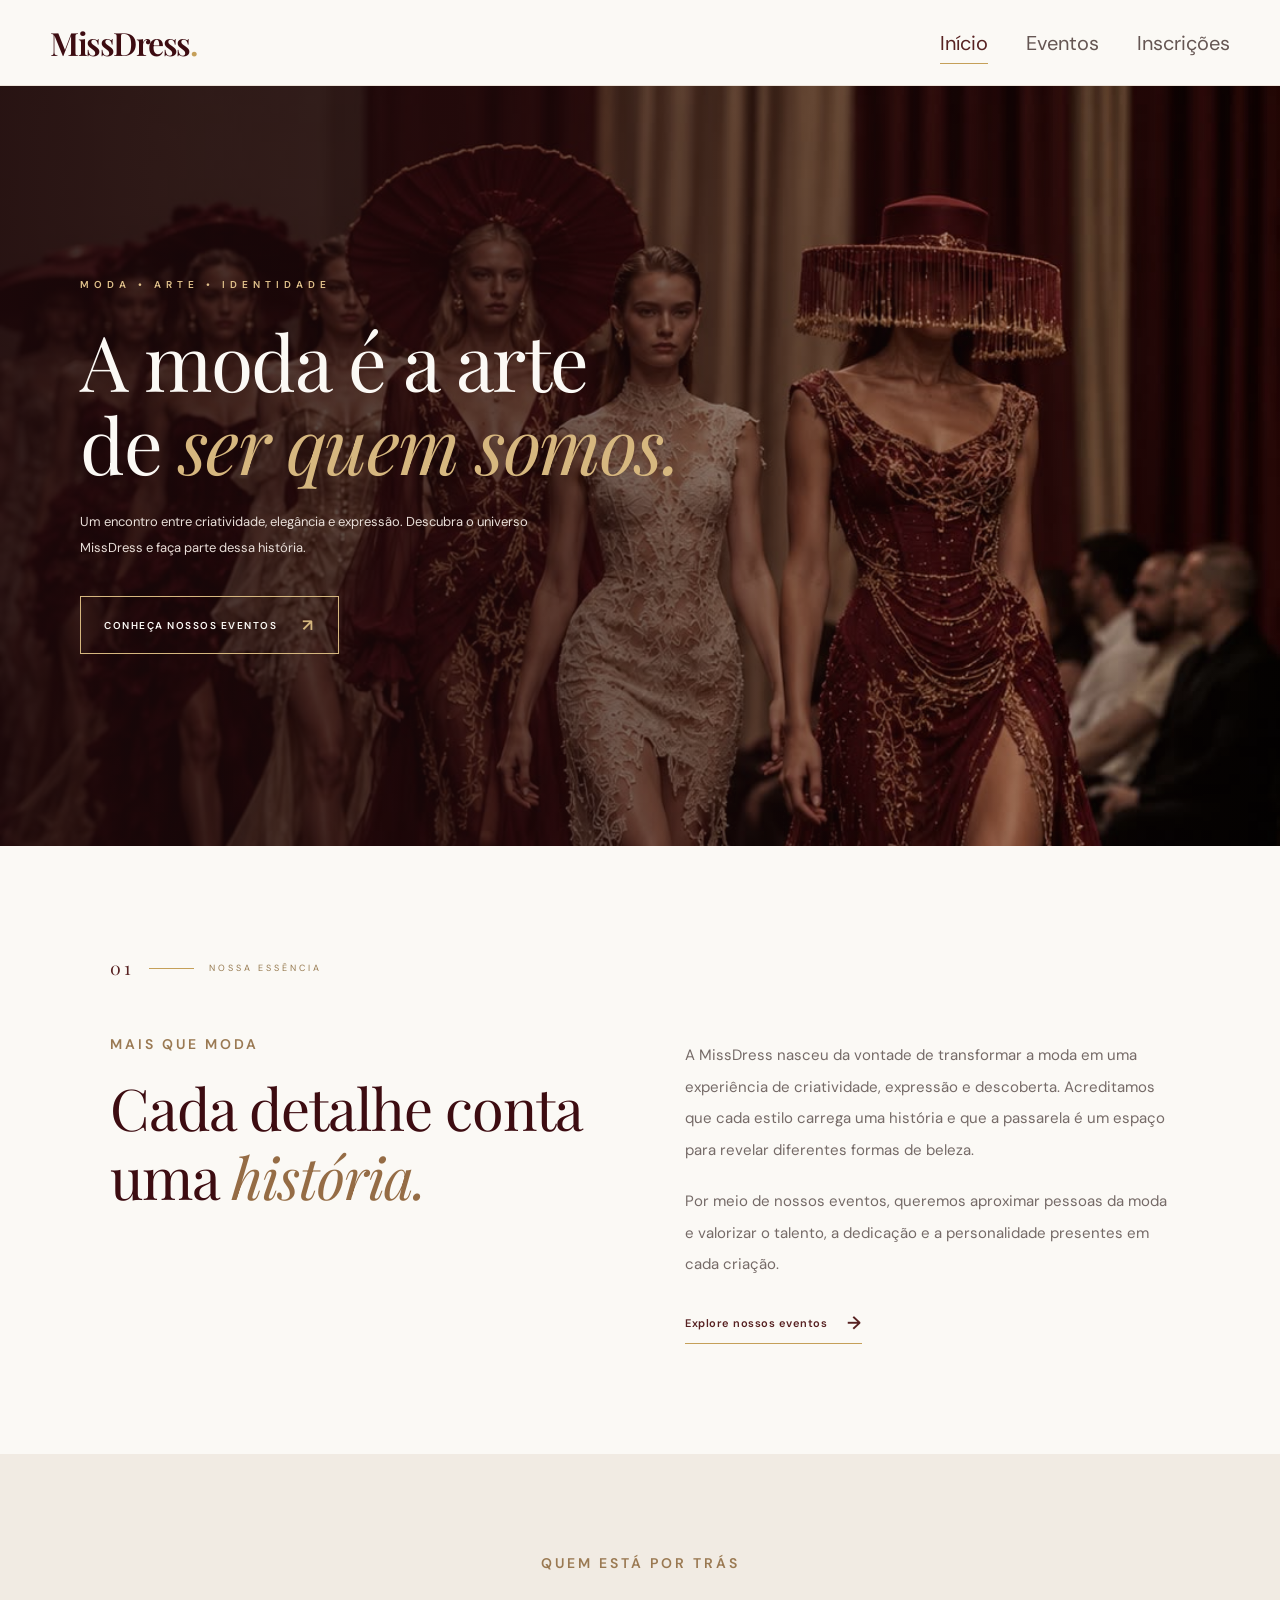
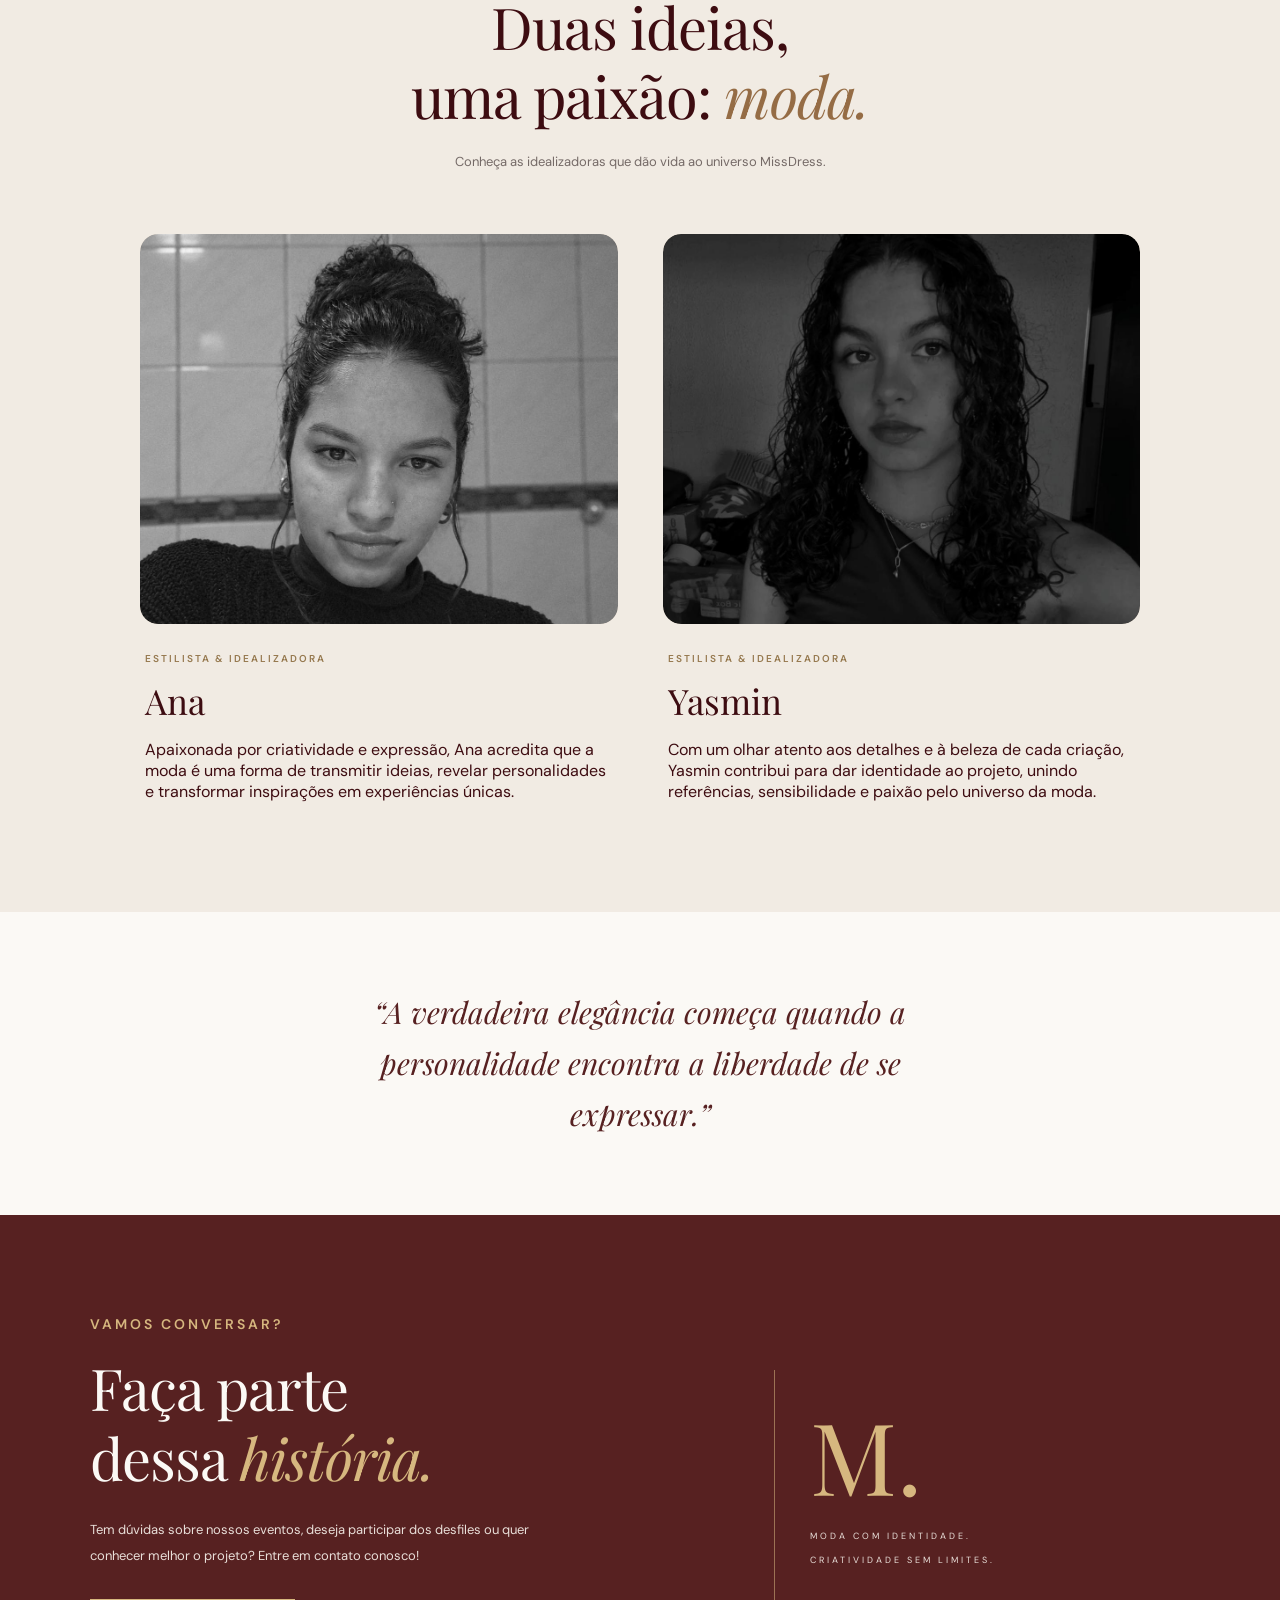
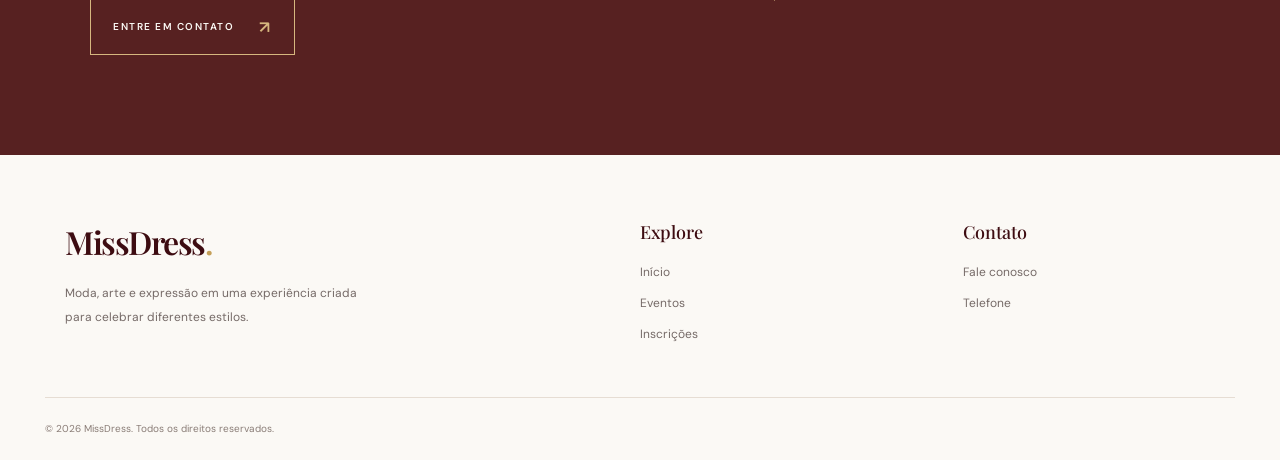
<file: index.html>
<!DOCTYPE html>
<html lang="pt-BR">

<head>
    <meta charset="UTF-8">
    <meta name="viewport" content="width=device-width, initial-scale=1.0">

    <meta name="description"
        content="Conheça a MissDress, um projeto que celebra a moda, a criatividade e a expressão através de desfiles especiais.">

    <title>MissDress </title>

    <link rel="preconnect" href="https://fonts.googleapis.com">
    <link rel="preconnect" href="https://fonts.gstatic.com" crossorigin>

    <link href="https://fonts.googleapis.com/css2?family=DM+Sans:wght@400;500;600;700&family=Playfair+Display:ital,wght@0,400;0,500;0,600;1,400;1,500&display=swap"
        rel="stylesheet">

    <link rel="stylesheet" href="./index.css">
</head>

<body>
    <header class="cabecalho">
        <nav class="navegacao">

            <a href="./index.html" class="logo">MissDress<span>.</span></a>

            <ul class="menu">
                <li><a href="./index.html" class="ativo">Início</a></li>
                <li><a href="./pages/eventos.html">Eventos</a></li>
                <li><a href="./pages/modelos.html">Inscrições</a></li>
            </ul>

        </nav>
    </header>
    <main>
        <section class="banner">

            <img src="./img/desfile.jpeg"
                alt="Modelos desfilando em uma passarela de moda"
                class="banner-imagem">
            <div class="banner-sombra"></div>
            <div class="banner-conteudo">
                <p class="banner-etiqueta">MODA • ARTE • IDENTIDADE</p>
                <h1>
                    A moda é a arte<br>
                    de <em>ser quem somos.</em>
                </h1>

                <p class="banner-texto">
                    Um encontro entre criatividade, elegância e expressão.
                    Descubra o universo MissDress e faça parte dessa história.
                </p>

                <a href="./pages/eventos.html" class="botao-banner">
                    CONHEÇA NOSSOS EVENTOS <span>↗</span>
                </a>

            </div>
        </section>
        <section class="sobre">
            <div class="sobre-detalhe">
                <span>01</span>
                <span class="linha"></span>
                <span>NOSSA ESSÊNCIA</span>
            </div>

            <div class="sobre-conteudo">

                <div class="sobre-titulo">
                    <p class="etiqueta">MAIS QUE MODA</p>

                    <h2>
                        Cada detalhe conta<br>
                        uma <em>história.</em>
                    </h2>
                </div>

                <div class="sobre-texto">
                    <p>
                        A MissDress nasceu da vontade de transformar a moda
                        em uma experiência de criatividade, expressão e
                        descoberta. Acreditamos que cada estilo carrega uma
                        história e que a passarela é um espaço para revelar
                        diferentes formas de beleza.
                    </p>
                    <p>
                        Por meio de nossos eventos, queremos aproximar pessoas
                        da moda e valorizar o talento, a dedicação e a
                        personalidade presentes em cada criação.
                    </p>

                    <a href="./pages/eventos.html" class="link-simples">
                        Explore nossos eventos <span>→</span>
                    </a>
                </div>
            </div>
        </section>

        <section class="estilistas">

            <div class="estilistas-cabecalho">
                <p class="etiqueta">QUEM ESTÁ POR TRÁS</p>

                <h2>
                    Duas ideias,<br>
                    uma paixão: <em>moda.</em>
                </h2>

                <p>
                    Conheça as idealizadoras que dão vida ao universo MissDress.
                </p>
            </div>


            <div class="estilistas-lista">
                <article class="estilista">

                    <div class="estilista-imagem">
                        <img src="./img/ana.jpeg"
                            alt="Retrato de Ana, estilista da MissDress">
                    </div>

                    <div class="estilista-info">
                        <p class="estilista-cargo">ESTILISTA & IDEALIZADORA</p>

                        <h3>Ana</h3>

                        <p>
                            Apaixonada por criatividade e expressão, Ana
                            acredita que a moda é uma forma de transmitir
                            ideias, revelar personalidades e transformar
                            inspirações em experiências únicas.
                        </p>
                    </div>

                </article>
                <article class="estilista">

                    <div class="estilista-imagem">
                        <img src="./img/yasmin.jpeg"
                            alt="Retrato de Yasmin, estilista da MissDress">
                    </div>

                    <div class="estilista-info">
                        <p class="estilista-cargo">ESTILISTA & IDEALIZADORA</p>
                        <h3>Yasmin</h3>
                        <p>
                            Com um olhar atento aos detalhes e à beleza
                            de cada criação, Yasmin contribui para dar
                            identidade ao projeto, unindo referências,
                            sensibilidade e paixão pelo universo da moda.
                        </p>
                    </div>
                </article>
            </div>
        </section>
           <p class="estilistas-frase">
                “A verdadeira elegância começa quando a personalidade
                encontra a liberdade de se expressar.”
            </p>


        <section class="contato" id="contato">

            <div class="contato-conteudo">

                <p class="etiqueta">VAMOS CONVERSAR?</p>

                <h2>
                    Faça parte<br>
                    dessa <em>história.</em>
                </h2>

                <p>
                    Tem dúvidas sobre nossos eventos, deseja participar
                    dos desfiles ou quer conhecer melhor o projeto?
                    Entre em contato conosco!
                </p>

                <a href="https://wa.me/message/SWUNGI2QK27MC1"
                    class="botao-contato">
                    ENTRE EM CONTATO <span>↗</span>
                </a>

            </div>

            <div class="contato-lateral">
                <span class="contato-simbolo">M.</span>
                <p>MODA COM IDENTIDADE.</p>
                <p>CRIATIVIDADE SEM LIMITES.</p>
            </div>

        </section>
    <footer class="rodape">

        <div class="rodape-conteudo">

            <div class="rodape-marca">
                <a href="./index.html" class="logo-rodape">MissDress<span>.</span></a>

                <p>
                    Moda, arte e expressão em uma experiência
                    criada para celebrar diferentes estilos.
                </p>
            </div>

            <div class="rodape-links">
                <h3>Explore</h3>
                <a href="./index.html">Início</a>
                <a href="./pages/eventos.html">Eventos</a>
                <a href="./pages/modelos.html">Inscrições</a>
            </div>

            <div class="rodape-links">
                <h3>Contato</h3>
                <a href="#contato">Fale conosco</a>
                <a href="https://wa.me/message/SWUNGI2QK27MC1">
                    Telefone
                </a>
            </div>

        </div>

        <div class="rodape-final">
            <p>© 2026 MissDress. Todos os direitos reservados.</p>
        </div>

    </footer>

</body>

</html>
</file>
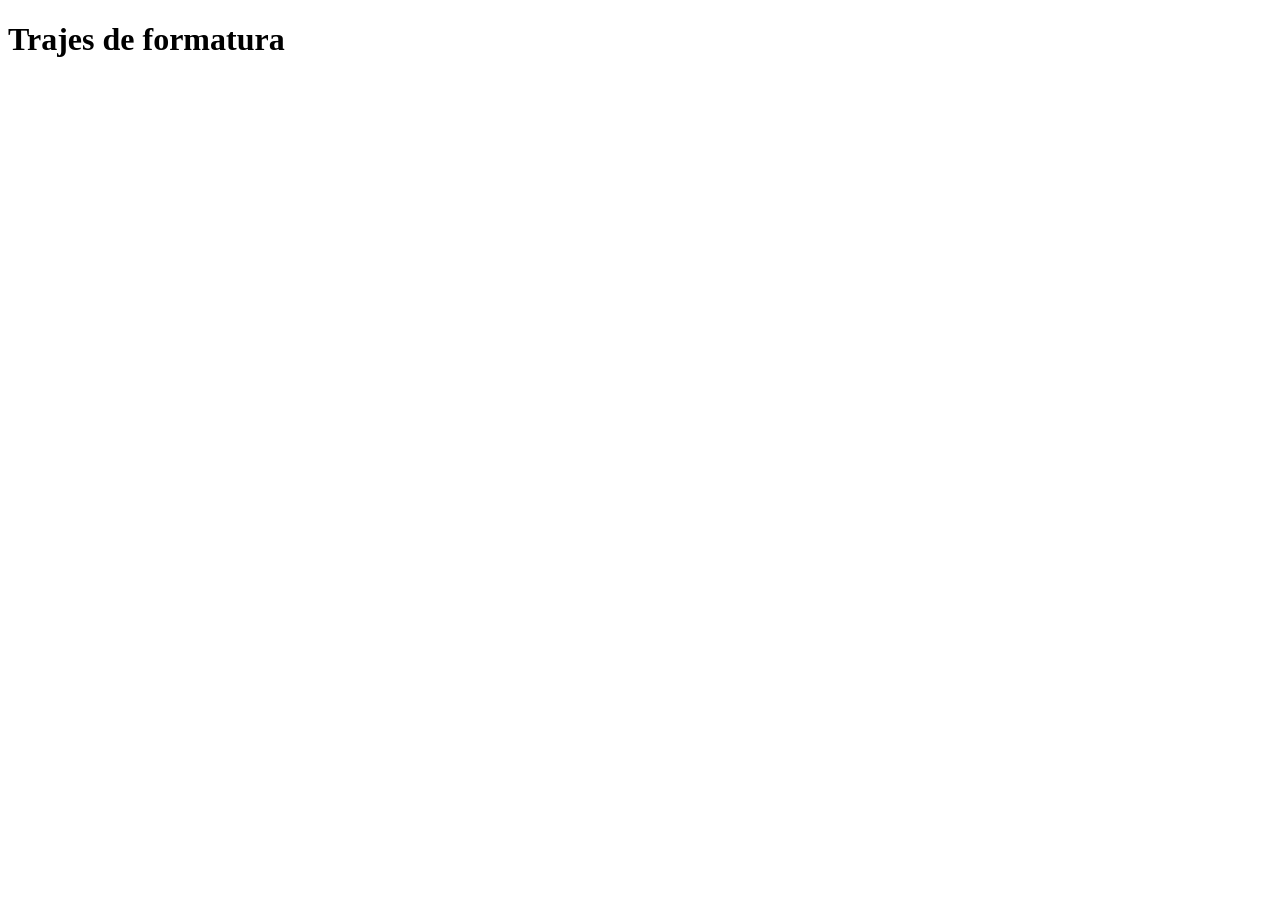
<file: formatura.html>
<!DOCTYPE html>
<html lang="en">
<head>
    <meta charset="UTF-8">
    <meta name="viewport" content="width=device-width, initial-scale=1.0">
    <title>Trajes de formatura</title>
</head>
<body>
    <h1>Trajes de formatura</h1>
    <h2
    
</body>
</html>
</file>
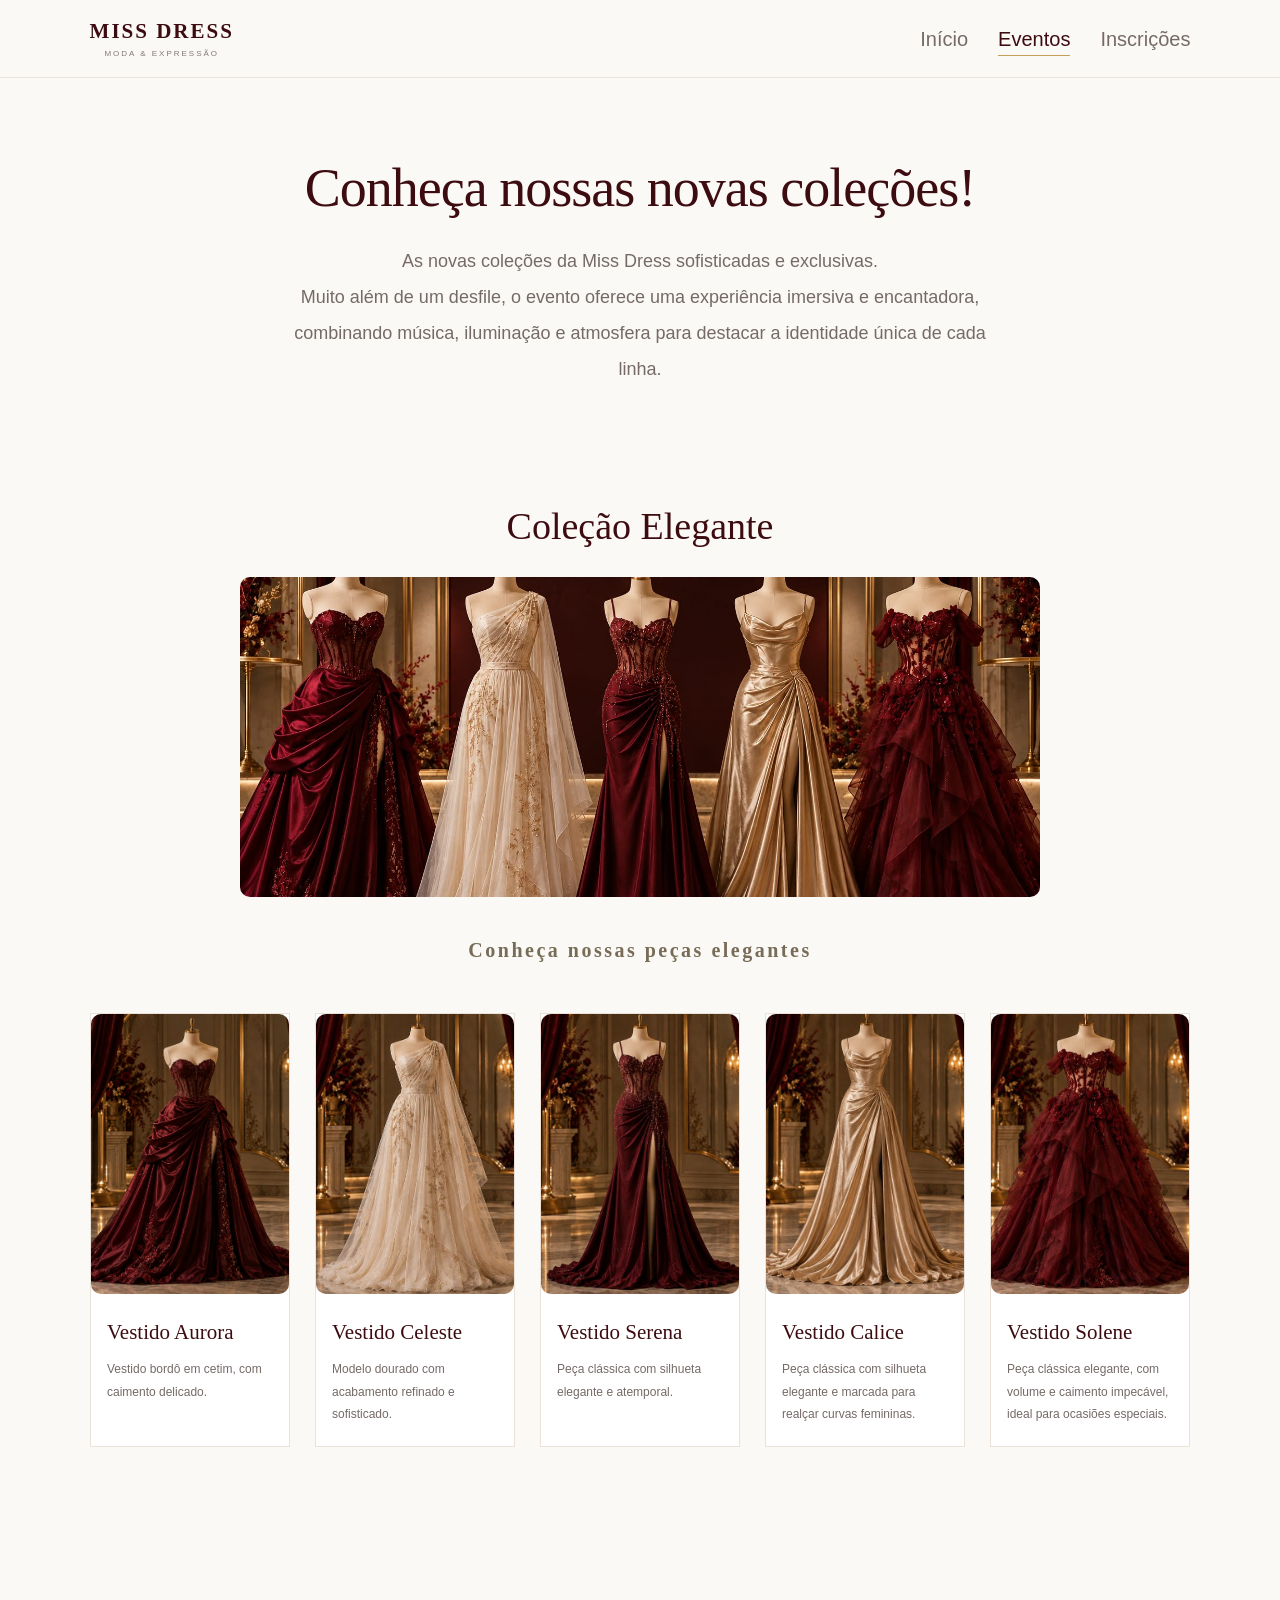
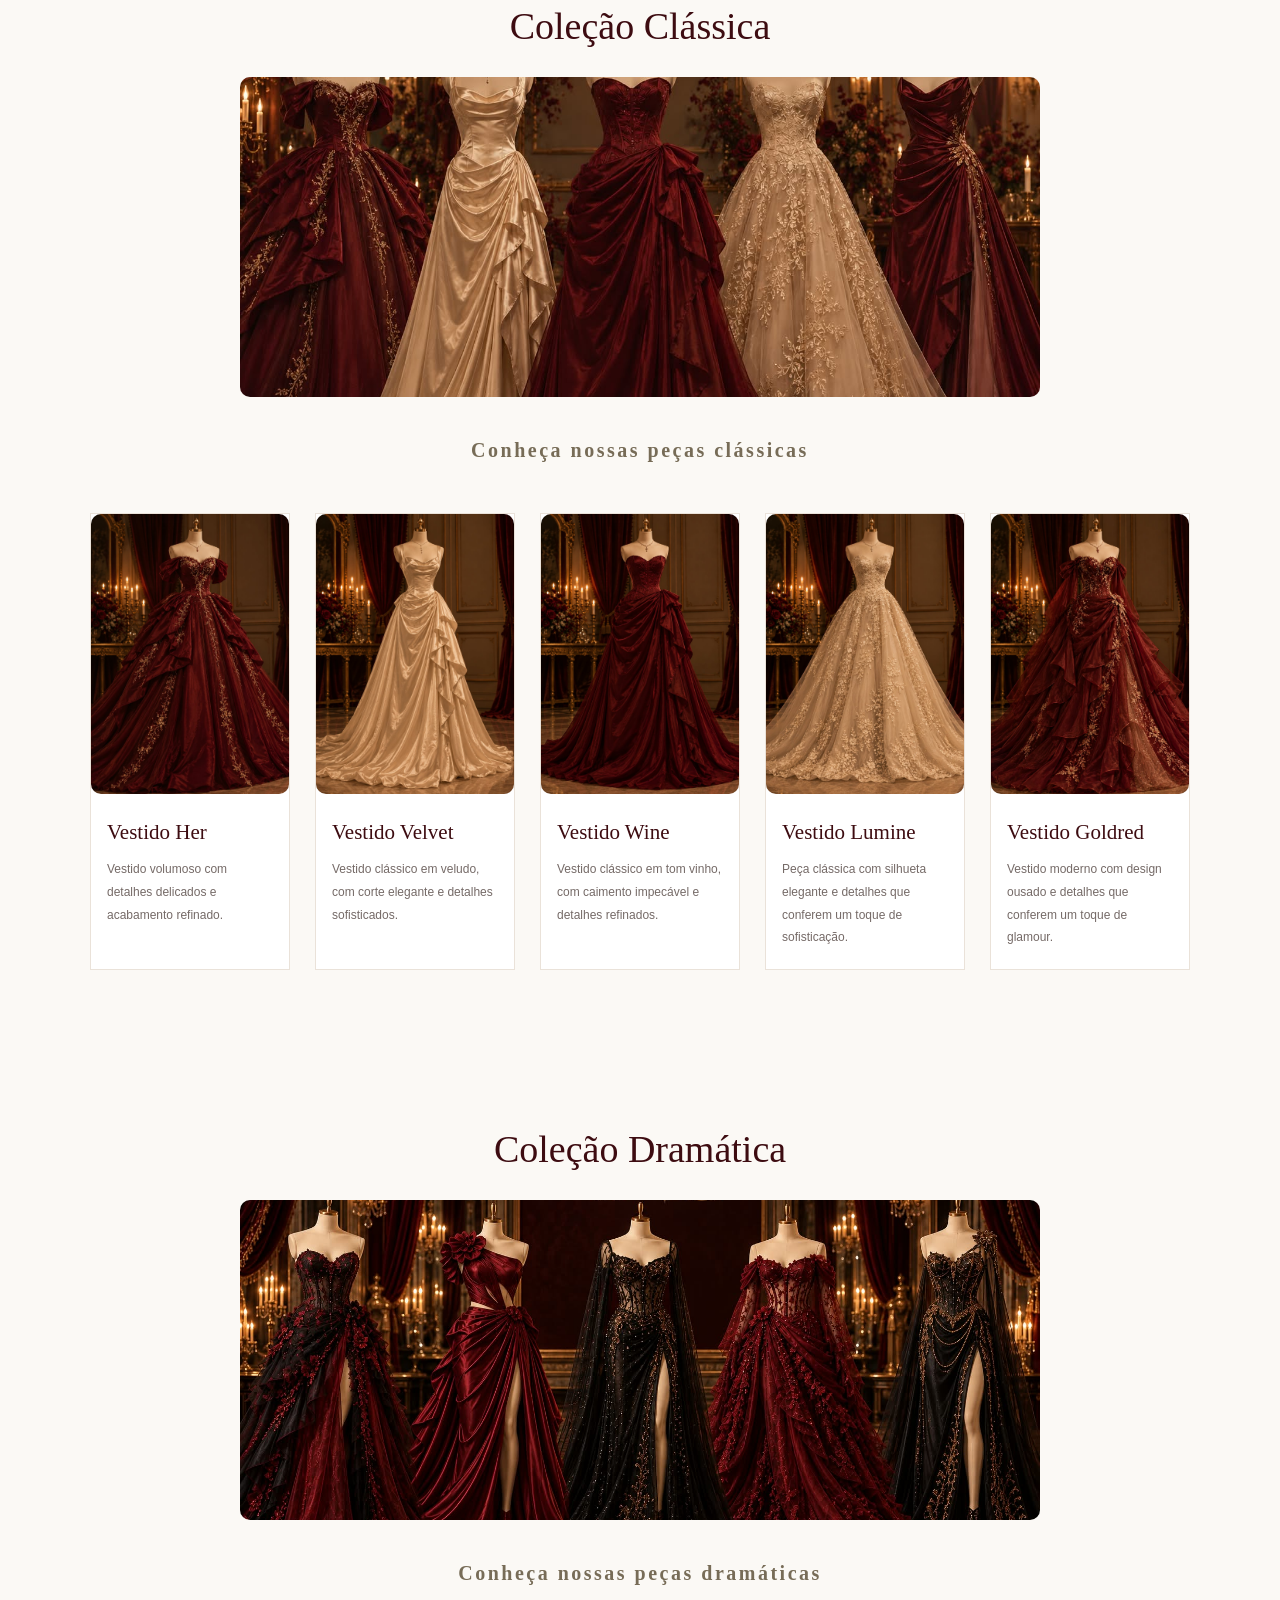
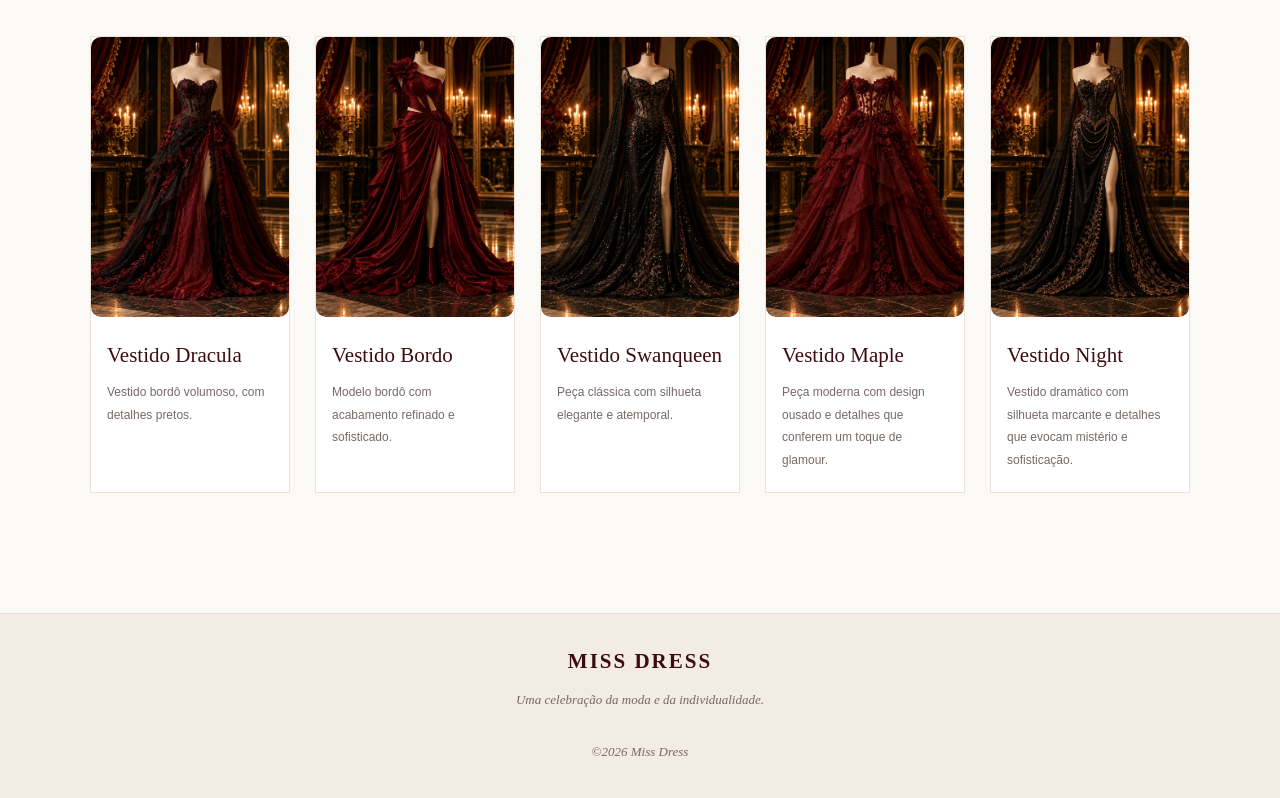
<file: pages/eventos.html>
<!DOCTYPE html>
<html lang="pt-BR">
<head>
    <meta charset="UTF-8">
    <meta name="viewport" content="width=device-width, initial-scale=1.0">

    <title>Coleções Miss Dress</title>

    <link rel="icon"
          href="imagens/favicon.jpeg"
          type="image/jpeg">

    <link rel="stylesheet" href="../css/eventos.css">
</head>
<body>
    <header>
      <nav class="navegacao">

                <a href="../index.html" class="logo">
                    MISS DRESS
                    <span>MODA & EXPRESSÃO</span>
                </a>

                <ul class="menu">

                    <li>
                        <a href="../index.html">Início</a>
                    </li>

                    <li>
                        <a href="./eventos.html" class="ativo">Eventos</a>
                    </li>

                    <li>
                        <a href="./modelos.html">Inscrições</a>
                    </li>

                </ul>

            </nav>

        </header>

    <main>

        <section class="apresentacao">

            <h1>Conheça nossas novas coleções!</h1>

            <p class="texto">
               As novas coleções da Miss Dress sofisticadas e exclusivas. <br/>
               Muito além de um desfile, o evento oferece uma experiência imersiva e encantadora, combinando música, 
               iluminação e atmosfera para destacar a identidade única de cada linha.
            </p>

        </section>

        <section class="secao-colecao">
            <h2>Coleção Elegante</h2>
            <img
                src="../img/colecaoElegante.jpeg"
                alt="Coleção Elegante"
                class="imagem-colecao"
            >
            <h3 class="subtitulo">Conheça nossas peças elegantes</h3>
            <div class="cards">
                <article class="card">
                    <img src="../img/vestidoAurora.jpeg"
                         alt="Vestido Aurora">
                    <div class="card-texto">
                        <h3>Vestido Aurora</h3>
                        <p>
                            Vestido bordô em cetim,
                            com caimento delicado.
                        </p>
                    </div>
                </article>

                <article class="card">
                    <img src="../img/vestidoCeleste.jpeg"
                         alt="Vestido Celeste">

                    <div class="card-texto">
                        <h3>Vestido Celeste</h3>
                        <p>
                            Modelo dourado com acabamento
                            refinado e sofisticado.
                        </p>
                    </div>
                </article>

                <article class="card">
                    <img src="../img/vestidoSerena.jpeg"
                         alt="Vestido Serena">

                    <div class="card-texto">
                        <h3>Vestido Serena</h3>
                        <p>
                            Peça clássica com silhueta
                            elegante e atemporal.
                        </p>
                    </div>
                </article>

                <article class="card">
                    <img src="../img/vestidoCalice.jpeg"
                         alt="Vestido Calice">

                    <div class="card-texto">
                        <h3>Vestido Calice</h3>
                        <p>
                            Peça clássica com silhueta
                            elegante e marcada para
                            realçar curvas femininas.
                        </p>
                    </div>
                </article>

                <article class="card">
                    <img src="../img/vestidoSolene.jpeg"
                         alt="Vestido Solene">

                    <div class="card-texto">
                        <h3>Vestido Solene</h3>
                        <p>
                            Peça clássica elegante,
                            com volume e caimento impecável,
                            ideal para ocasiões especiais.
                        </p>
                    </div>
                </article>

            </div>

        </section>

        <section class="secao-colecao">

            <h2>Coleção Clássica</h2>

            <img
                src="../img/colecaoClassica.jpeg"
                alt="Coleção Clássica"
                class="imagem-colecao"
            >

            <h3 class="subtitulo">Conheça nossas peças clássicas</h3>

            <div class="cards">

                <article class="card">
                    <img src="../img/vestidoHer.jpeg"
                         alt="Vestido Her">

                    <div class="card-texto">
                        <h3>Vestido Her</h3>
                        <p>
                            Vestido volumoso com detalhes
                            delicados e acabamento refinado.
                        </p>
                    </div>
                </article>

                <article class="card">
                    <img src="../img/vestidoVelvet.jpeg"
                         alt="Vestido Velvet">

                    <div class="card-texto">
                        <h3>Vestido Velvet</h3>
                        <p>
                            Vestido clássico em veludo,
                            com corte elegante e
                            detalhes sofisticados.
                        </p>
                    </div>
                </article>

                <article class="card">
                    <img src="../img/vestidoWine.jpeg"
                         alt="Vestido Wine">

                    <div class="card-texto">
                        <h3>Vestido Wine</h3>
                        <p>
                            Vestido clássico em tom vinho,
                            com caimento impecável
                            e detalhes refinados.
                        </p>
                    </div>
                </article>

                <article class="card">
                    <img src="../img/vestidoLumine.jpeg"
                         alt="Vestido Lumine">

                    <div class="card-texto">
                        <h3>Vestido Lumine</h3>
                        <p>
                            Peça clássica com silhueta
                            elegante e detalhes que conferem
                            um toque de sofisticação.
                        </p>
                    </div>
                </article>

                <article class="card">
                    <img src="../img/vestidoGoldred.jpeg"
                         alt="Vestido Goldred">

                    <div class="card-texto">
                        <h3>Vestido Goldred</h3>
                        <p>
                            Vestido moderno com design ousado
                            e detalhes que conferem
                            um toque de glamour.
                        </p>
                    </div>
                </article>

            </div>

        </section>

        <section class="secao-colecao">

            <h2>Coleção Dramática</h2>

            <img
                src="../img/colecaoDramatica.jpeg"
                alt="Coleção Dramática"
                class="imagem-colecao"
            >

            <h3 class="subtitulo">Conheça nossas peças dramáticas</h3>

            <div class="cards">

                <article class="card">
                    <img src="../img/vestidoDracula.jpeg"
                         alt="Vestido Dracula">

                    <div class="card-texto">
                        <h3>Vestido Dracula</h3>
                        <p>
                            Vestido bordô volumoso,
                            com detalhes pretos.
                        </p>
                    </div>
                </article>

                <article class="card">
                    <img src="../img/vestidoBordo.jpeg"
                         alt="Vestido Bordo">

                    <div class="card-texto">
                        <h3>Vestido Bordo</h3>
                        <p>
                            Modelo bordô com acabamento
                            refinado e sofisticado.
                        </p>
                    </div>
                </article>

                <article class="card">
                    <img src="../img/vestidoSwanqueen.jpeg"
                         alt="Vestido Swanqueen">

                    <div class="card-texto">
                        <h3>Vestido Swanqueen</h3>
                        <p>
                            Peça clássica com silhueta
                            elegante e atemporal.
                        </p>
                    </div>
                </article>

                <article class="card">
                    <img src="../img/vestidoMaple.jpeg"
                         alt="Vestido Maple">

                    <div class="card-texto">
                        <h3>Vestido Maple</h3>
                        <p>
                            Peça moderna com design ousado
                            e detalhes que conferem
                            um toque de glamour.
                        </p>
                    </div>
                </article>

                <article class="card">
                    <img src="../img/vestidoNight.jpeg"
                         alt="Vestido Night">

                    <div class="card-texto">
                        <h3>Vestido Night</h3>
                        <p>
                            Vestido dramático com silhueta
                            marcante e detalhes que evocam
                            mistério e sofisticação.
                        </p>
                    </div>
                </article>
            </div>
        </section>
    </main>
     <footer class="rodape">

            <a href="../index.html" class="logo">
                MISS DRESS
            </a>

            <p>Uma celebração da moda e da individualidade.</p>

            <p>©2026 Miss Dress</p>

        </footer>
</body>
</html>
</file>
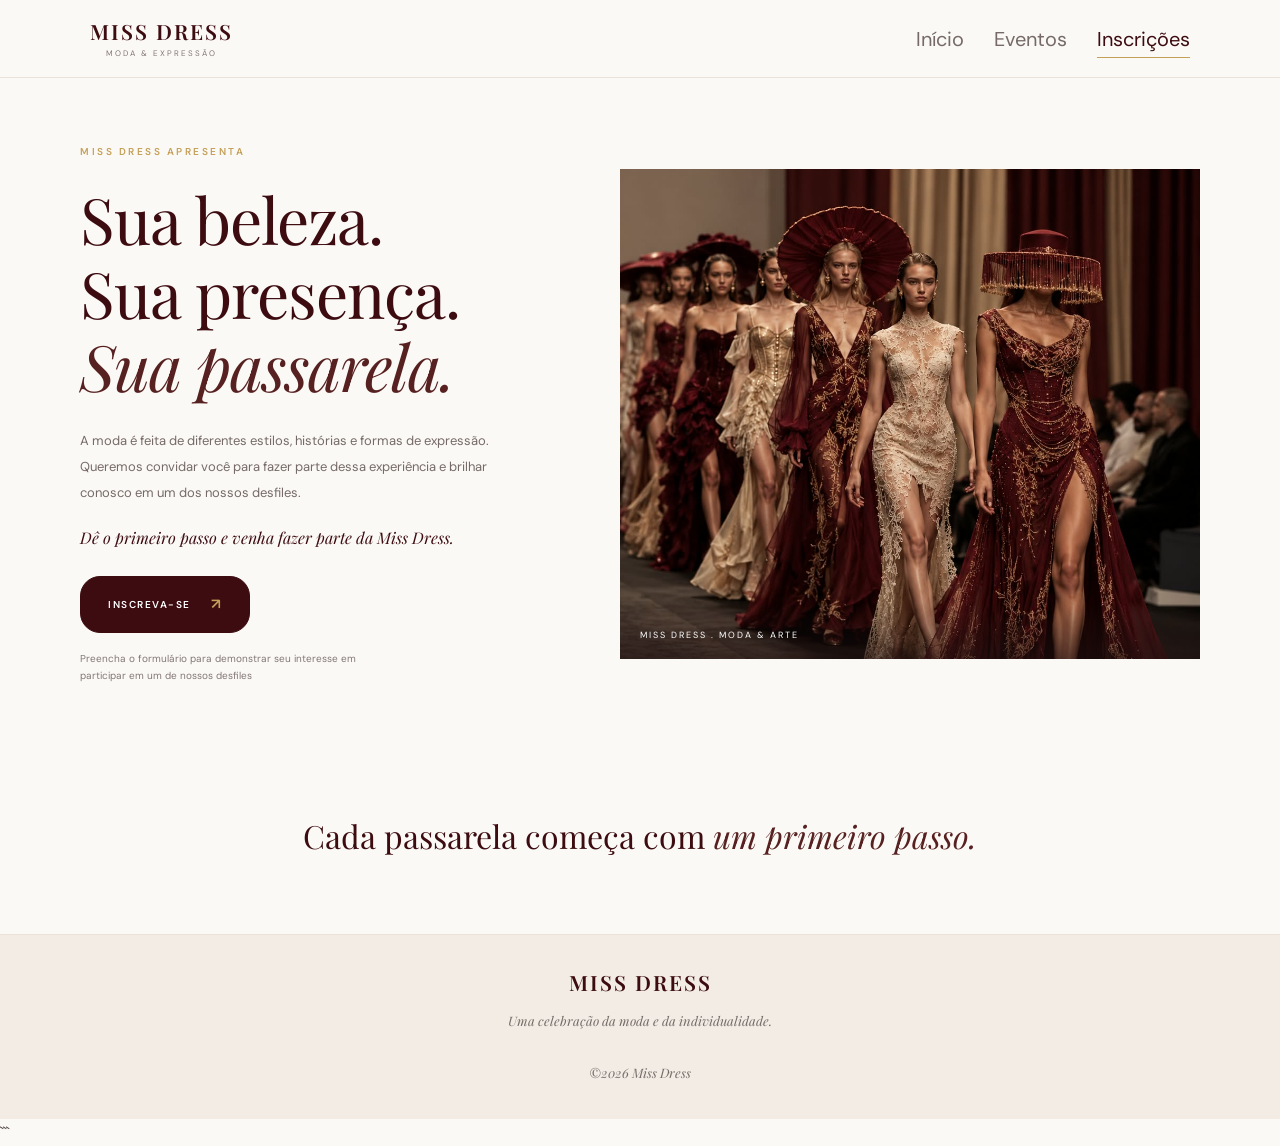
<file: pages/modelos.html>
<!DOCTYPE html>
<html lang="pt-BR">

    <head>
        <meta charset="UTF-8">
        <meta name="viewport" content="width=device-width, initial-scale=1.0">

        <title>Inscrições | Miss Dress</title>

        <link rel="stylesheet" href="../css/modelo.css">

        <link rel="preconnect" href="https://fonts.googleapis.com">
        <link rel="preconnect" href="https://fonts.gstatic.com" crossorigin>

        <link
            href="https://fonts.googleapis.com/css2?family=DM+Sans:wght@400;500;600&family=Playfair+Display:ital,wght@0,400;0,500;0,600;1,400&display=swap"
            rel="stylesheet">
    </head>

    <body>
        <header>

            <nav class="navegacao">

                <a href="../index.html" class="logo">
                    MISS DRESS
                    <span>MODA & EXPRESSÃO</span>
                </a>

                <ul class="menu">

                    <li>
                        <a href="../index.html">Início</a>
                    </li>

                    <li>
                        <a href="./eventos.html">Eventos</a>
                    </li>

                    <li>
                        <a href="./modelos.html" class="ativo">Inscrições</a>
                    </li>

                </ul>

            </nav>

        </header>

        <!-- APRESENTAÇÃO DAS INSCRIÇÕES -->

        <main>

            <section class="inscricoes">

                <div class="texto">

                    <p class="subtitulo">MISS DRESS APRESENTA</p>

                    <h1>
                        Sua beleza.
                        <br>
                        Sua presença.
                        <br>
                        <em>Sua passarela.</em>
                    </h1>

                    <p class="descricao">
                        A moda é feita de diferentes estilos, histórias e
                        formas de expressão. Queremos convidar você para
                        fazer parte dessa experiência e brilhar conosco
                        em um dos nossos desfiles.
                    </p>

                    <p class="convite">
                        Dê o primeiro passo e venha fazer parte da Miss Dress.
                    </p>

                    <a
                        href="https://docs.google.com/forms/d/e/1FAIpQLSewR57XA_EfmM2qfbgkV70jvrEh-UyFMuoOGwzbXqTfCXMxaA/viewform?usp=publish-editor"
                        target="_blank"
                        rel="noopener noreferrer"
                        class="botao">

                        INSCREVA-SE <span>↗</span>

                </a>
                    <p class="observacao">
                        Preencha o formulário para demonstrar seu interesse
                        em participar em um de nossos desfiles
                    </p>
                </div>

                <div class="imagem">

                    <img src="../img/desfile.jpeg"
                        alt="Modelo participando de um desfile de moda">
                    <span class="legenda">
                        MISS DRESS . MODA & ARTE
                    </span>
                </div>
            </section>

            <section class="frase">
                <p>Cada passarela começa com
                    <em>um primeiro passo.</em>
                </p>

            </section>
        </main>
        <footer class="rodape">
            <a href="../index.html" class="logo">
                MISS DRESS
            </a>
            <p>Uma celebração da moda e da individualidade.</p>
            <p>©2026 Miss Dress</p>
        </footer>

    </body>

</html>
```
</file>
<file: index.css>
* {
    margin: 0;
    padding: 0;
    box-sizing: border-box;
}

body {
    background-color: #FBF9F5;
    color: #3D0C11;
    font-family: "DM Sans", sans-serif;
}

a {
    color: inherit;
    text-decoration: none;
}

img {
    display: block;
    width: 100%;
}


/* NAVBAR */

.cabecalho {
    width: 100%;
    background-color: #FBF9F5;
    border-bottom: 1px solid #EDE5DC;
}

.navegacao {
    width: 100%;
    max-width: 1250px;
    min-height: 85px;
    margin: auto;
    padding: 0 35px;
    display: flex;
    align-items: center;
    justify-content: space-between;
    gap: 25px;
}

.logo {
    font-family: "Playfair Display", serif;
    font-size: 32px;
    font-weight: 600;
    letter-spacing: -1.5px;
}

.logo span,
.logo-rodape span {
    color: #C5A059;
}

.menu {
    display: flex;
    align-items: center;
    gap: 38px;
    list-style: none;
}

.menu a {
    position: relative;
    padding: 8px 0;
    color: #655653;
    font-size: 20px;
    transition: color 0.3s ease;
}

.menu a:hover,
.menu a.ativo {
    color: #572121;
}

.menu a::after {
    content: "";
    position: absolute;
    left: 0;
    bottom: 0;
    width: 0;
    height: 1px;
    background-color: #C5A059;
    transition: width 0.3s ease;
}

.menu a:hover::after,
.menu a.ativo::after {
    width: 100%;
}


/* BANNER PRINCIPAL */

.banner {
    position: relative;
    min-height: 620px;
    height: min(75vw, 760px);
    max-height: 760px;
    overflow: hidden;
    background-color: #3D0C11;
    color: #FBF9F5;
}

.banner-imagem {
    position: absolute;
    inset: 0;
    width: 100%;
    height: 100%;
    object-fit: cover;
    object-position: center 35%;
    animation: ampliar 1.5s ease both;
}

.banner-sombra {
    position: absolute;
    inset: 0;

    background:
        linear-gradient(
            90deg,
            rgba(28, 8, 10, 0.88) 0%,
            rgba(28, 8, 10, 0.65) 42%,
            rgba(28, 8, 10, 0.10) 100%
        );
}

.banner-conteudo {
    position: relative;
    z-index: 1;

    width: 100%;
    max-width: 1250px;
    height: 100%;
    min-height: 620px;
    margin: auto;
    padding: 90px 65px;

    display: flex;
    flex-direction: column;
    align-items: flex-start;
    justify-content: center;
}

.banner-etiqueta {
    margin-bottom: 28px;
    color: #E0C18B;
    font-size: 10px;
    font-weight: 600;
    letter-spacing: 5px;
}

.banner h1 {
    max-width: 750px;
    margin-bottom: 25px;
    font-family: "Playfair Display", serif;
    font-size: clamp(48px, 6vw, 82px);
    font-weight: 400;
    line-height: 1.08;
    letter-spacing: -1.5px;
}

.banner h1 em {
    color: #D6B77F;
    font-weight: 400;
}

.banner-texto {
    max-width: 450px;
    margin-bottom: 35px;

    color: #E9DFD9;
    font-size: 13px;
    line-height: 2;
}

.botao-banner {
    display: inline-flex;
    align-items: center;
    gap: 25px;
    padding: 17px 23px;
    border: 1px solid #D6B77F;
    color: #FBF9F5;
    font-size: 10px;
    font-weight: 600;
    letter-spacing: 1.5px;
    transition:
        background-color 0.3s ease,
        color 0.3s ease;
}

.botao-banner span {
    color: #D6B77F;
    font-size: 17px;
}

.botao-banner:hover {
    background-color: #D6B77F;
    color: #3D0C11;
}

.botao-banner:hover span {
    color: #3D0C11;
}

.banner-numero {
    position: absolute;
    right: 35px;
    bottom: 30px;

    color: #F5EDE3;
    font-size: 9px;
    letter-spacing: 3px;
}


/* SOBRE */

.sobre {
    max-width: 1150px;
    margin: auto;
    padding: 110px 45px;
}

.sobre-detalhe {
    display: flex;
    align-items: center;
    gap: 15px;
    margin-bottom: 55px;

    color: #96794F;
    font-size: 9px;
    letter-spacing: 3px;
}

.sobre-detalhe span:first-child {
    color: #572121;
    font-family: "Playfair Display", serif;
    font-size: 18px;
}

.linha {
    width: 45px;
    height: 1px;
    background-color: #C5A059;
}

.sobre-conteudo {
    display: grid;
    grid-template-columns: 1fr 1fr;
    gap: 90px;
    align-items: start;
}

.etiqueta {
    margin-bottom: 20px;
    color: #9A7952;
    font-size: 14px;
    font-weight: 600;
    letter-spacing: 3px;
}

.sobre h2,
.estilistas h2,
.contato h2 {
    font-family: "Playfair Display", serif;
    font-size: clamp(38px, 4.5vw, 58px);
    font-weight: 400;
    line-height: 1.2;
    letter-spacing: -1px;
}

.sobre h2 em,
.estilistas h2 em,
.contato h2 em {
    color: #956C45;
    font-weight: 400;
}

.sobre-texto {
    padding-top: 5px;
}

.sobre-texto p {
    margin-bottom: 20px;
    color: #756A67;
    font-size: 15px;
    line-height: 2.1;
}

.link-simples {
    display: inline-flex;
    align-items: center;
    gap: 20px;
    margin-top: 10px;
    padding-bottom: 8px;

    border-bottom: 1px solid #C5A059;
    color: #572121;

    font-size: 11px;
    font-weight: 600;
    letter-spacing: 0.5px;
}

.link-simples span {
    font-size: 18px;
    transition: transform 0.3s ease;
}

.link-simples:hover span {
    transform: translateX(5px);
}


/* ESTILISTAS */

.estilistas {
    padding: 100px 45px 110px;
    background-color: #F1EBE3;
}

.estilistas-cabecalho {
    max-width: 1150px;
    margin: 0 auto 60px;
    text-align: center;
}

.estilistas-cabecalho h2 {
    margin-bottom: 20px;
}

.estilistas-cabecalho > p:last-child {
    color: #756A67;
    font-size: 13px;
    line-height: 1.9;
}

.estilistas-lista {
    display: grid;
    grid-template-columns: repeat(2, minmax(0, 1fr));
    gap: 45px;
    max-width: 1000px;
    margin: auto;
}

.estilista {
    min-width: 0;
}

.estilista-imagem {
    position: relative;
    height: 390px;
    border-radius: 18px;
    margin-bottom: 28px;
    overflow: hidden;
    background-color: #E4D8CA;
}

.estilista-imagem img {
    width: 100%;
    height: 100%;
    object-fit: cover;
    border-radius: 18px;
    object-position: center 30%;
    transition: transform 0.6s ease;
}

.estilista-info {
    padding: 0 5px;
}

.estilista-cargo {
    margin-bottom: 12px;
    color: #96794F;
    font-size: 10px;
    font-weight: 600;
    letter-spacing: 2px;
}

.estilista-info h3 {
    margin-bottom: 15px;
    font-family: "Playfair Display", serif;
    font-size: 35px;
    font-weight: 400;
}

.estilistas-frase {
    max-width: 650px;
    margin: 75px auto;
    color: #572121;
    font-family: "Playfair Display", serif;
    font-size: clamp(22px, 3vw, 30px);
    font-style: italic;
    line-height: 1.7;
    text-align: center;
}


/* CONTATO */

.contato {
    display: grid;
    grid-template-columns: 1.5fr 1fr;
    align-items: center;
    gap: 60px;

    padding: 100px max(45px, calc((100% - 1100px) / 2));

    background-color: #572121;
    color: #FBF9F5;
}

.contato-conteudo {
    max-width: 560px;
}

.contato .etiqueta {
    color: #D6B77F;
}

.contato h2 {
    margin-bottom: 25px;
}

.contato h2 em {
    color: #D6B77F;
}

.contato-conteudo > p:not(.etiqueta) {
    max-width: 460px;
    margin-bottom: 30px;
    color: #E9DFD9;
    font-size: 13px;
    line-height: 2;
}

.botao-contato {
    display: inline-flex;
    align-items: center;
    gap: 25px;

    padding: 16px 22px;
    border: 1px solid #D6B77F;

    color: #FBF9F5;
    font-size: 10px;
    font-weight: 600;
    letter-spacing: 1.5px;

    transition: background-color 0.3s ease, color 0.3s ease;
}

.botao-contato span {
    color: #D6B77F;
    font-size: 17px;
}

.botao-contato:hover {
    background-color: #D6B77F;
    color: #3D0C11;
}

.botao-contato:hover span {
    color: #3D0C11;
}

.contato-lateral {
    padding: 35px 0 35px 35px;
    border-left: 1px solid rgba(214, 183, 127, 0.55);
}

.contato-simbolo {
    display: block;
    margin-bottom: 25px;

    color: #D6B77F;
    font-family: "Playfair Display", serif;
    font-size: 100px;
    line-height: 1;
}

.contato-lateral p {
    margin-top: 12px;
    color: #E9DFD9;
    font-size: 9px;
    letter-spacing: 3px;
}


/* FOOTER */

.rodape {
    padding: 65px 45px 0;
    background-color: #FBF9F5;
}

.rodape-conteudo {
    display: grid;
    grid-template-columns: 2fr 1fr 1fr;
    gap: 70px;

    max-width: 1150px;
    margin: auto;
    padding-bottom: 55px;
}

.logo-rodape {
    font-family: "Playfair Display", serif;
    font-size: 32px;
    font-weight: 600;
    letter-spacing: -1.5px;
}

.rodape-marca > p {
    max-width: 320px;
    margin-top: 18px;
    color: #756A67;
    font-size: 12px;
    line-height: 2;
}

.rodape-links {
    display: flex;
    flex-direction: column;
    align-items: flex-start;
    gap: 15px;
}

.rodape-links h3 {
    margin-bottom: 5px;
    font-family: "Playfair Display", serif;
    font-size: 18px;
    font-weight: 500;
}

.rodape-links a {
    color: #756A67;
    font-size: 12px;
    transition: color 0.3s ease;
}

.rodape-links a:hover {
    color: #956C45;
}

.rodape-final {
    display: flex;
    justify-content: space-between;
    gap: 20px;

    max-width: 1250px;
    margin: auto;
    padding: 22px 0;

    border-top: 1px solid #E6DDD3;
}

.rodape-final p {
    color: #8A7D77;
    font-size: 10px;
    line-height: 1.8;
}


/* ANIMAÇÃO DO BANNER */

@keyframes ampliar {
    from {
        transform: scale(1.05);
        opacity: 0.7;
    }

    to {
        transform: scale(1);
        opacity: 1;
    }
}
</file>
<file: css/eventos.css>
/* CONFIGURAÇÕES GERAIS */

* {
    margin: 0;
    padding: 0;
    box-sizing: border-box;
}

html {
    scroll-behavior: smooth;
}

body {
    background-color: #FBF9F5;
    color: #756A67;
    font-family: "DM Sans", Arial, sans-serif;
    line-height: 1.7;
}

a {
    color: inherit;
    text-decoration: none;
}

img {
    display: block;
    max-width: 100%;
    object-fit: cover;
}

main {
    width: 100%;
    margin: 0 auto;
}

h1,
h2,
h3 {
    font-family: "Playfair Display", Georgia, serif;
    font-weight: 400;
    color: #3D0C11;
    line-height: 1.3;
}

h1 {
    font-size: 48px;
    margin: 25px 0;
}

h2 {
    font-size: 34px;
    margin: 20px 0;
}

h3 {
    font-size: 22px;
    margin-bottom: 12px;
}


/* NAV  */

.navegacao {
    min-height: 78px;
    padding: 15px 7%;
    display: flex;
    align-items: center;
    justify-content: space-between;
    gap: 20px;
    border-bottom: 1px solid #EAE2D9;
}

.logo {
    display: flex;
    flex-direction: column;
    align-items: center;

    color: #3D0C11;
    font-family: "Playfair Display", Georgia, serif;
    font-size: 21px;
    font-weight: 600;
    letter-spacing: 2px;
    line-height: 1.2;
}

.logo span {
    margin-top: 5px;
    font-family: "DM Sans", Arial, sans-serif;
    font-size: 8px;
    font-weight: 400;
    letter-spacing: 2px;
    color: #827777;
}

.menu {
    display: flex;
    align-items: center;
    gap: 30px;
    list-style: none;
}

.menu a {
    position: relative;
    padding: 8px 0;
    font-size: 20px;
    color: #756A67;

    transition: color 0.3s ease;
}

.menu a:hover,
.menu a.ativo {
    color: #3D0C11;
}

.menu a::after {
    content: "";
    position: absolute;
    bottom: 2px;
    left: 0;
    width: 0;
    height: 1px;
    background-color: #C5A059;
    transition: width 0.3s ease;
}

.menu a:hover::after,
.menu a.ativo::after {
    width: 100%;
}


/* APRESENTAÇÃO  DO TÍTULO */

.apresentacao {
    width: 100%;
    max-width: 1000px;
    margin: 0 auto 30px;
    padding: 60px 30px 35px;
    text-align: center;
}

.apresentacao h1 {
    max-width: 750px;
    margin: 15px auto 20px;
    font-size: clamp(38px, 5vw, 54px);
    letter-spacing: -1px;
}

.apresentacao h1 em {
    color: #572121;
    font-weight: 400;
}

.texto {
    max-width: 700px;
    margin: 15px auto;
    font-size: 18px;
    font-weight: 400;
    line-height: 2;
    color: #756A67;
    text-align: center;
}

.subtitulo {
    margin: 15px 0 25px;
    color: #776c57;
    font-size: 20px;
    font-weight: 600;
    letter-spacing: 2.5px;
    text-align: center;
}


/* SEÇÕES DOS EVENTOS */

.secao-colecao {
    display: flex;
    flex-direction: column;
    align-items: center;
    width: 100%;
    max-width: 1200px;
    margin: 0 auto 55px;
    padding: 25px 35px 40px;
}

.secao-colecao h2 {
    width: 100%;
    margin: 10px 0 25px;
    font-size: clamp(38px, 5vw, 38px);
    text-align: center;
    font-family: "Playfair Display", Georgia, serif;

}

.secao-colecao h2 em {
    color: #572121;
    font-weight: 400;
}

.imagem-colecao {
    display: block;
    width: 800px;
    max-width: 100%;
    height: 320px;
    margin: 0 auto 25px;
    object-fit: cover;
    border-radius: 10px;
}


/* CARTÕES */

.cards {
    display: flex;
    justify-content: center;
    align-items: stretch;
    flex-wrap: nowrap;
    gap: 25px;
    width: 100%;
    max-width: 1100px;
    margin: 15px auto;
    padding: 10px 0;
}

.card {
    display: flex;
    flex-direction: column;
    width: 220px;
    flex: 0 1 220px;
    overflow: hidden;
    background-color: #FFFFFF;
    border: 1px solid #EAE2D9;
    transition:
        transform 0.3s ease,
        box-shadow 0.3s ease;
}

.card:hover {
    transform: translateY(-5px);
    box-shadow: 0 12px 25px rgba(61, 12, 17, 0.08);
}

.card img {
    display: block;
    width: 100%;
    height: 280px;
    object-fit: cover;
    border-radius: 10px;
    object-position: center;
}

.card-texto {
    flex: 1;
    padding: 20px 16px;
}

.card-texto h3 {
    margin: 5px 0 12px;
    font-size: 21px;
    color: #3D0C11;
}

.card-texto p {
    margin: 0;
    font-size: 12px;
    line-height: 1.9;
    color: #756A67;
}

/* RODAPÉ */

.rodape {
    padding: 35px 20px 20px;
    display: flex;
    flex-direction: column;
    align-items: center;
    text-align: center;
    background-color: #F2ECE5;
    border-top: 1px solid #EAE2D9;
}

.rodape > p {
    margin: 15px 0;
    font-family: "Playfair Display", Georgia, serif;
    font-size: 13px;
    font-style: italic;
    color: #756A67;
}

.rodape small {
    width: 100%;
    margin-top: 15px;
    padding-top: 15px;
    border-top: 1px solid #EAE2D9;
    font-size: 10px;
    color: #827777;
}
</file>
<file: css/modelo.css>
* {
    margin: 0;
    padding: 0;
    box-sizing: border-box;
}

body {
    background-color: #FBF9F5;
    color: #514747;
    font-family: "DM Sans", Arial, sans-serif;
    line-height: 1.7;
}

a {
    text-decoration: none;
    color: inherit;
}

img {
    width: 100%;
    height: 100%;
    object-fit: cover;
    display: block;
}


/* MENU */

.navegacao {
    min-height: 78px;
    padding: 15px 7%;

    display: flex;
    align-items: center;
    justify-content: space-between;

    border-bottom: 1px solid #EAE2D9;
}

.logo {
    display: flex;
    flex-direction: column;
    align-items: center;

    color: #3D0C11;
    font-family: "Playfair Display", Georgia, serif;
    font-size: 21px;
    font-weight: 600;
    letter-spacing: 2px;
    line-height: 1.2;
}

.logo span {
    margin-top: 5px;
    font-family: "DM Sans", Arial, sans-serif;
    font-size: 8px;
    font-weight: 400;
    letter-spacing: 2px;
    color: #827777;
}

.menu {
    display: flex;
    align-items: center;
    gap: 30px;
    list-style: none;
}

.menu a {
    position: relative;
    padding: 8px 0;
    font-size: 20px;
    color: #756A67;
    transition: color 0.3s ease;
}

.menu a:hover,
.menu a.ativo {
    color: #3D0C11;
}

.menu a::after {
    content: "";
    position: absolute;
    bottom: 2px;
    left: 0;
    width: 0;
    height: 1px;
    background-color: #C5A059;
    transition: width 0.3s ease;
}

.menu a:hover::after,
.menu a.ativo::after {
    width: 100%;
}


/* ÁREA DE INSCRIÇÃO */

.inscricoes {
    max-width: 1200px;
    min-height: 600px;

    margin: auto;
    padding: 65px 40px 80px;

    display: grid;
    grid-template-columns: 0.9fr 1.1fr;
    align-items: center;
    gap: 65px;
}


/* TEXTOS */

.subtitulo {
    margin-bottom: 22px;

    color: #C5A059;
    font-size: 10px;
    font-weight: 600;
    letter-spacing: 2.5px;
}

.texto h1 {
    margin-bottom: 25px;
    color: #3D0C11;
    font-family: "Playfair Display", Georgia, serif;
    font-size: clamp(43px, 5vw, 64px);
    font-weight: 400;
    line-height: 1.15;
    letter-spacing: -1px;
}

.texto h1 em {
    color: #572121;
    font-weight: 400;
}

.descricao {
    max-width: 430px;
    margin-bottom: 18px;

    font-size: 13px;
    line-height: 2;
    color: #756A67;
}

.convite {
    margin-bottom: 25px;

    font-family: "Playfair Display", Georgia, serif;
    font-size: 16px;
    font-style: italic;
    color: #3D0C11;
}


/* BOTÃO */

.botao {
    display: inline-flex;
    align-items: center;
    justify-content: center;
    gap: 20px;
    border-radius: 20px;
    padding: 15px 27px;
    background-color: #3D0C11;
    border: 1px solid #3D0C11;
    color: white;
    font-size: 10px;
    font-weight: 600;
    letter-spacing: 1.5px;
    transition: background-color 0.3s ease;
}

.botao span {
    color: #C5A059;
    font-size: 15px;
}

.botao:hover {
    background-color: #572121;
}

.observacao {
    max-width: 300px;
    margin-top: 17px;

    font-size: 10px;
    line-height: 1.7;
    color: #827777;
}


/* IMAGEM */

.imagem {
    position: relative;
    height: 490px;
    overflow: hidden;
    background-color: #EAE2D9;
}

.imagem img {
    transition: transform 0.7s ease;
}

.imagem:hover img {
    transform: scale(1.03);
}

.legenda {
    position: absolute;
    bottom: 0;
    left: 0;

    width: 100%;
    padding: 25px 20px 15px;

    background: linear-gradient(
        transparent,
        rgba(30, 15, 15, 0.6)
    );

    color: white;
    font-size: 9px;
    letter-spacing: 2px;
}


/* FRASE FINAL */

.frase {
    padding: 45px 20px 70px;
    text-align: center;
}

.frase p {
    font-family: "Playfair Display", Georgia, serif;
    font-size: clamp(22px, 3vw, 32px);
    color: #3D0C11;
}

.frase em {
    color: #572121;
}


/* RODAPÉ */

.rodape {
    padding: 35px 20px 20px;

    display: flex;
    flex-direction: column;
    align-items: center;
    text-align: center;

    background-color: #F2ECE5;
    border-top: 1px solid #EAE2D9;
}

.rodape > p {
    margin: 15px 0;

    font-family: "Playfair Display", Georgia, serif;
    font-size: 13px;
    font-style: italic;
    color: #756A67;
}

.rodape small {
    width: 100%;
    margin-top: 15px;
    padding-top: 15px;

    border-top: 1px solid #EAE2D9;

    font-size: 10px;
    color: #827777;
}
</file>
